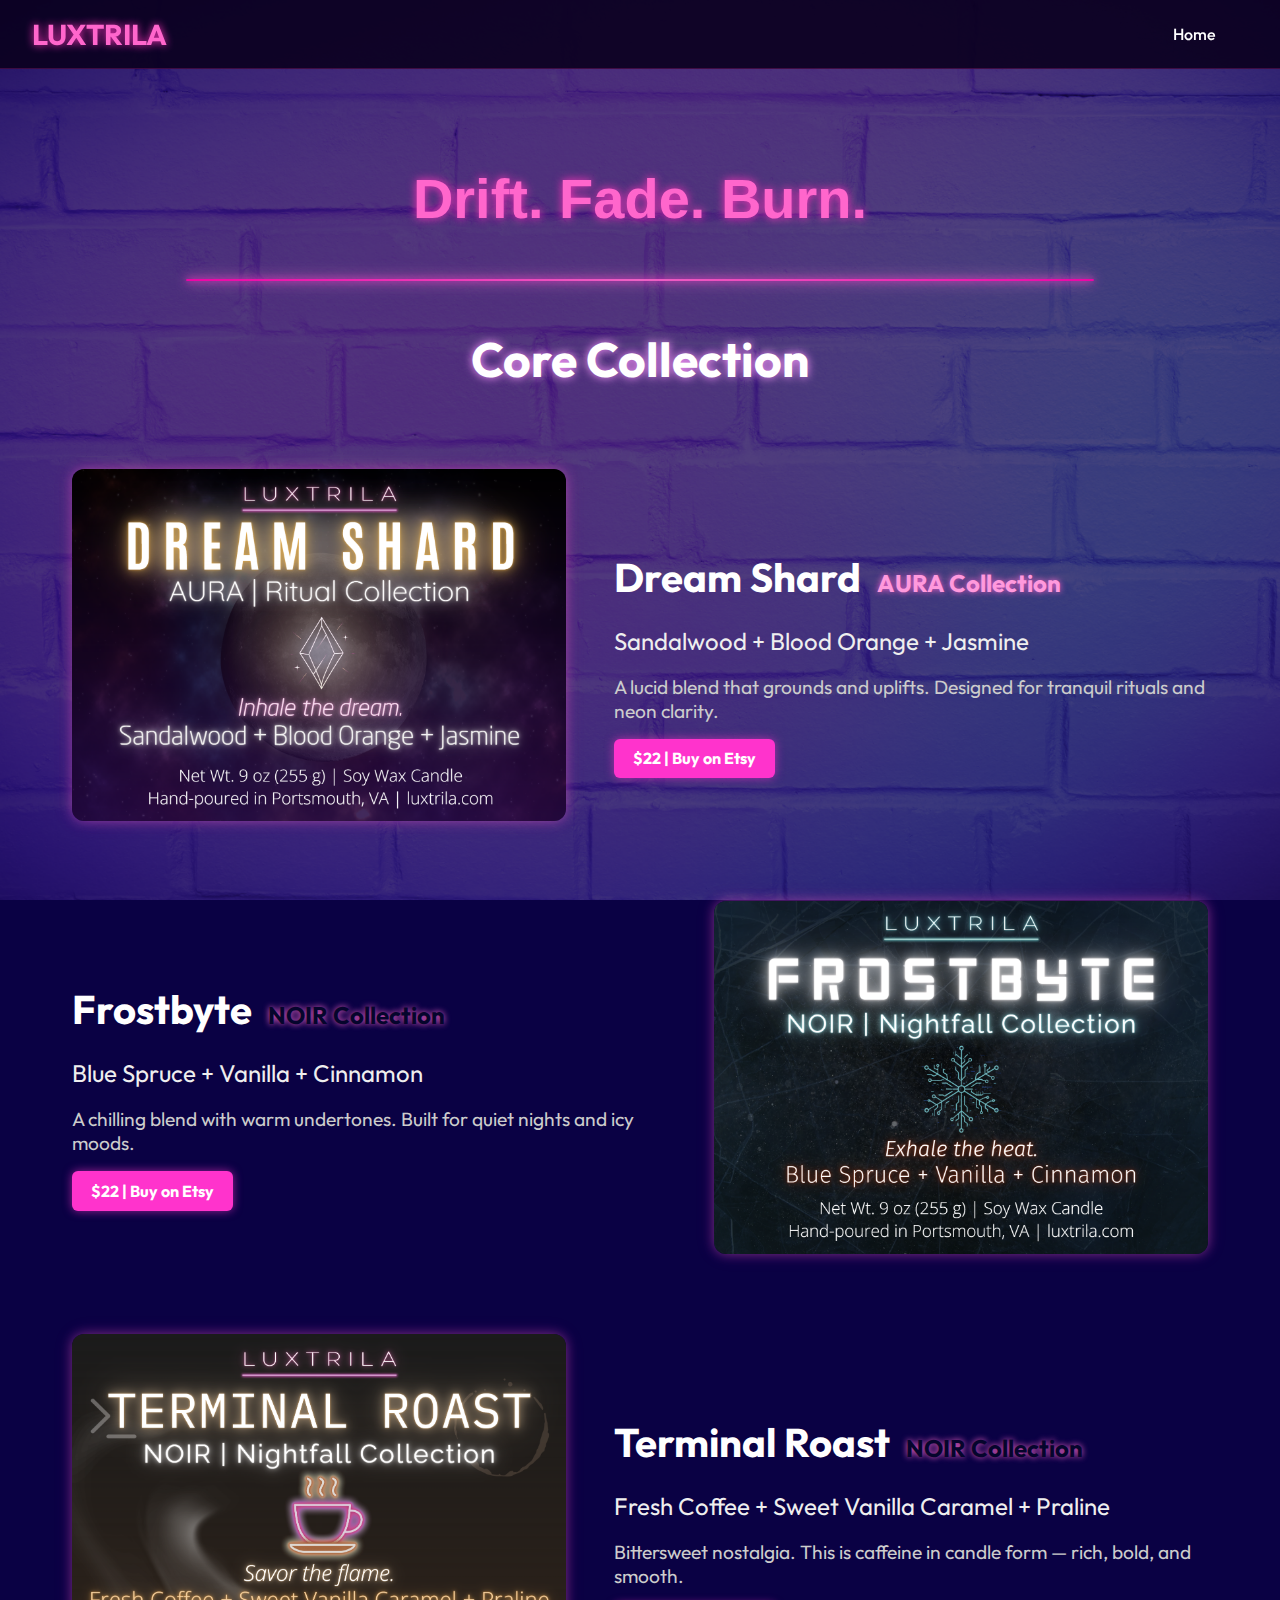
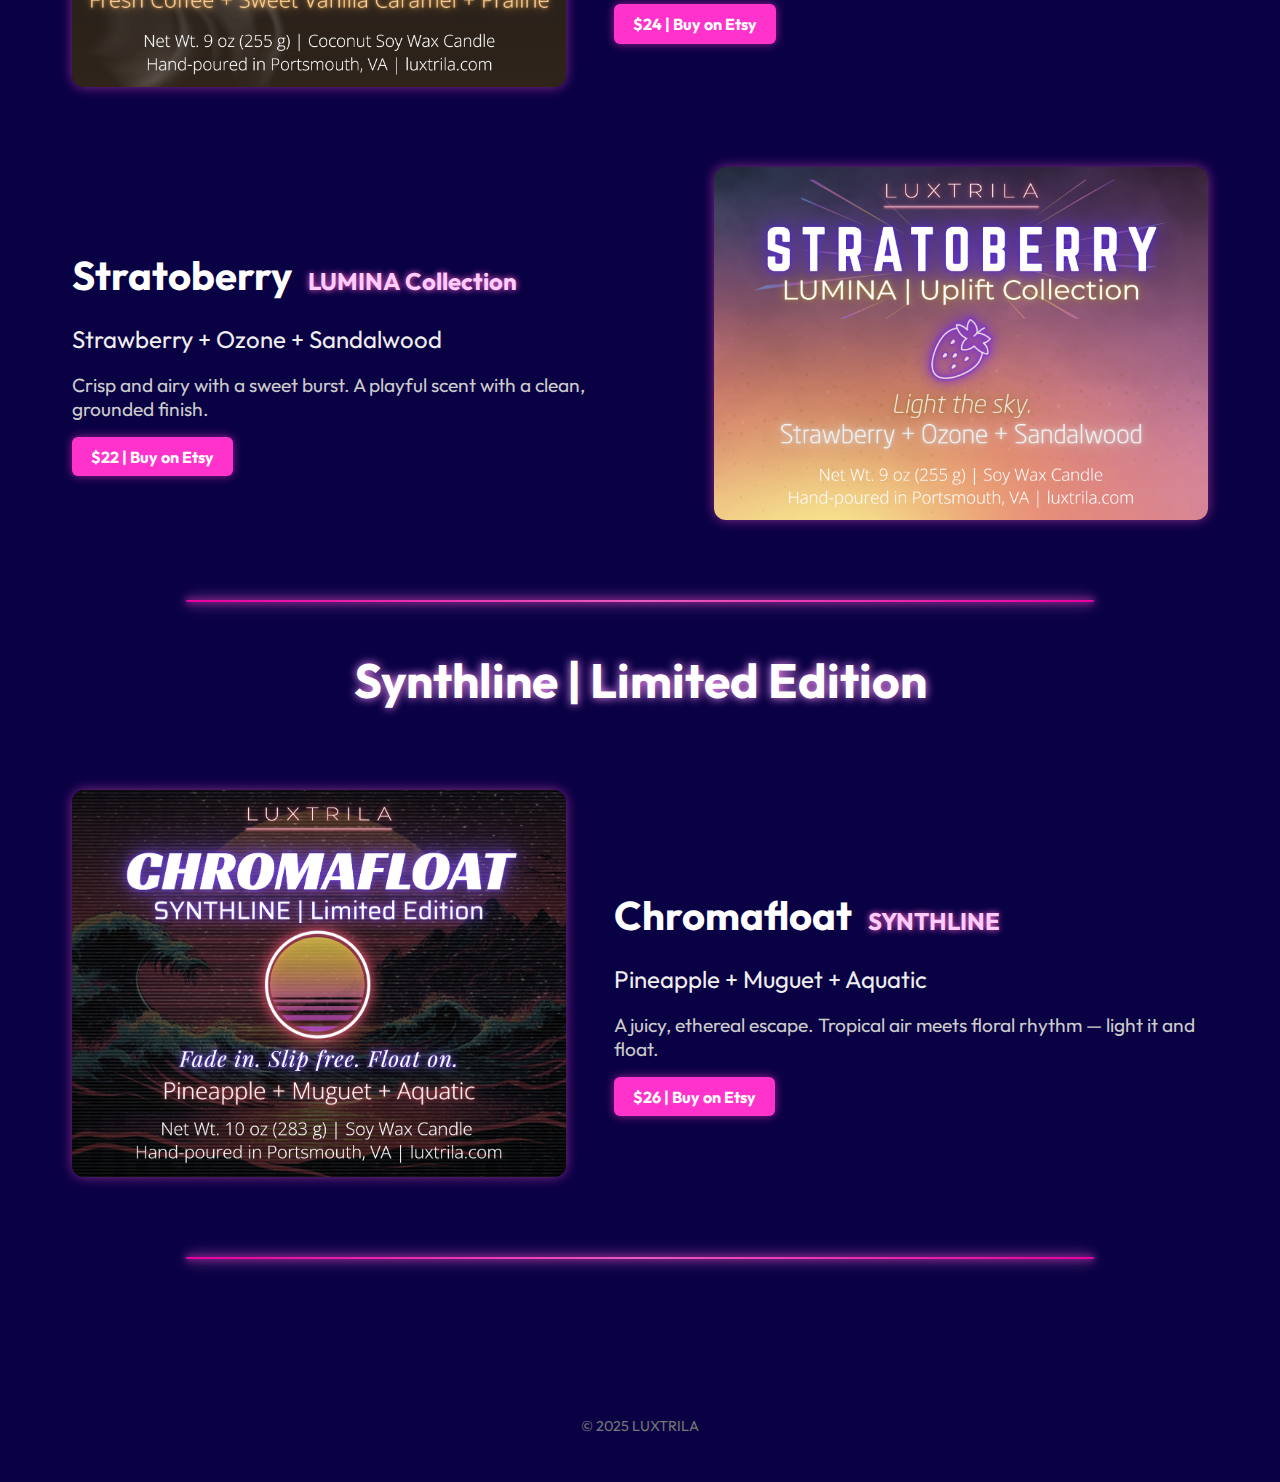
<file: shop/index.html>
<!DOCTYPE html>
<html lang="en">
<head>
  <meta charset="UTF-8" />
  <meta name="viewport" content="width=device-width, initial-scale=1.0"/>
  <title>LUXTRILA | Shop</title>
  <link rel="stylesheet" href="style.css" />
  <link href="https://fonts.googleapis.com/css2?family=Orbitron:wght@600&family=Syne:wght@600;700&display=swap" rel="stylesheet">
  <link href="https://fonts.googleapis.com/css2?family=Outfit:wght@400;600;700&display=swap" rel="stylesheet">
</head>
<body>
  <header class="nav">
    <div class="nav-logo">LUXTRILA</div>
    <nav class="nav-links">
      <a href="/">Home</a>
    </nav>
  </header>


  <main class="shop-content">
    <h1 class="shop-title">Drift. Fade. Burn.</h1>

    <!-- Core Collection -->
    <hr class="candle-rule">
    <section class="collection-section">
      <h2 class="section-title">Core Collection</h2>

      <!-- Dream Shard -->
      <div class="product-row">
        <div class="product-image">
          <img src="assets/dream-shard.png" alt="Dream Shard Candle">
        </div>
        <div class="product-info">
          <h3>Dream Shard <span class="line-tag aura">AURA Collection</span></h3>
          <p class="scent-notes">Sandalwood + Blood Orange + Jasmine</p>
          <p class="product-desc">A lucid blend that grounds and uplifts. Designed for tranquil rituals and neon clarity.</p>
          <a href="#" class="buy-button">$22 | Buy on Etsy</a>
        </div>
      </div>

      <!-- Frostbyte -->
      <div class="product-row reverse">
        <div class="product-image">
          <img src="assets/frostbyte.png" alt="Frostbyte Candle">
        </div>
        <div class="product-info">
          <h3>Frostbyte <span class="line-tag noir">NOIR Collection</span></h3>
          <p class="scent-notes">Blue Spruce + Vanilla + Cinnamon</p>
          <p class="product-desc">A chilling blend with warm undertones. Built for quiet nights and icy moods.</p>
          <a href="#" class="buy-button">$22 | Buy on Etsy</a>
        </div>
      </div>
       

      <!-- Terminal Roast -->
      <div class="product-row">
        <div class="product-image">
          <img src="assets/terminal-roast.png" alt="Terminal Roast Candle">
        </div>
        <div class="product-info">
          <h3>Terminal Roast <span class="line-tag noir">NOIR Collection</span></h3>
          <p class="scent-notes">Fresh Coffee + Sweet Vanilla Caramel + Praline</p>
          <p class="product-desc">Bittersweet nostalgia. This is caffeine in candle form — rich, bold, and smooth.</p>
          <a href="#" class="buy-button">$24 | Buy on Etsy</a>
        </div>
      </div>
      

      <!-- Stratoberry -->
      <div class="product-row reverse">
        <div class="product-image">
          <img src="assets/stratoberry.png" alt="Stratoberry Candle">
        </div>
        <div class="product-info">
          <h3>Stratoberry <span class="line-tag lumina">LUMINA Collection</span></h3>
          <p class="scent-notes">Strawberry + Ozone + Sandalwood</p>
          <p class="product-desc">Crisp and airy with a sweet burst. A playful scent with a clean, grounded finish.</p>
          <a href="#" class="buy-button">$22 | Buy on Etsy</a>
        </div>
      </div>
      <hr class="candle-rule">
    </section>

    <!-- Synthline -->
    <section class="collection-section">
      <h2 class="section-title synthline">Synthline | Limited Edition</h2>

      <!-- Chromafloat -->
      <div class="product-row">
        <div class="product-image">
          <img src="assets/chromafloat.png" alt="Chromafloat Candle">
        </div>
        <div class="product-info">
          <h3>Chromafloat <span class="line-tag synth">SYNTHLINE</span></h3>
          <p class="scent-notes">Pineapple + Muguet + Aquatic</p>
          <p class="product-desc">A juicy, ethereal escape. Tropical air meets floral rhythm — light it and float.</p>
          <a href="#" class="buy-button">$26 | Buy on Etsy</a>
        </div>
      </div>
      <hr class="candle-rule">
    </section>
  </main>

  <footer class="footer">
    <p>&copy; 2025 LUXTRILA</p>
  </footer>
</body>
</html>
</file>
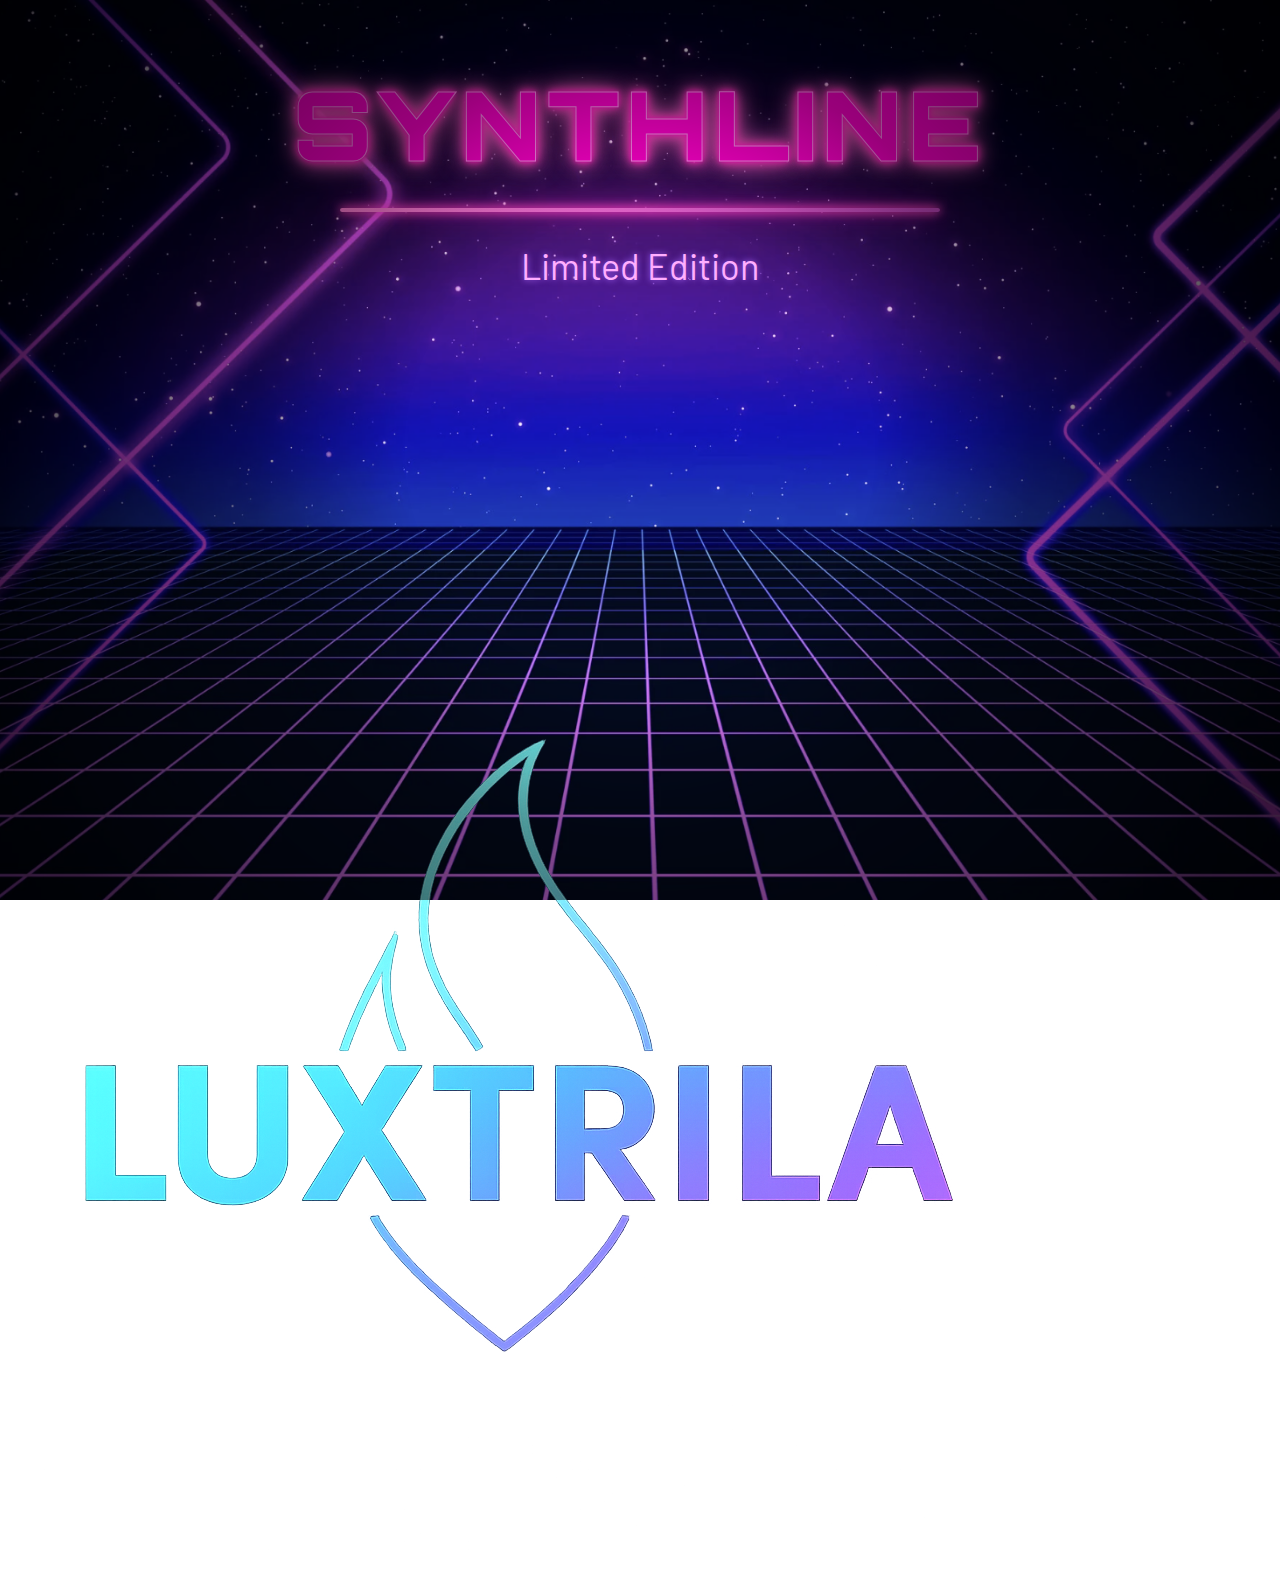
<file: synthline/index.html>
<!DOCTYPE html>
<html lang="en">
<head>
  <meta charset="UTF-8" />
  <meta name="viewport" content="width=device-width, initial-scale=1.0" />
  <title>Synthline | LUXTRILA</title>
  <link rel="stylesheet" href="style.css" />
  <link href="https://fonts.googleapis.com/css2?family=Orbitron:wght@500&family=Barlow:wght@300;400&display=swap" rel="stylesheet">
</head>
<body>
  <div class="background-dim"></div>

  <main class="synth-page">
    <header class="hero">
      <h1 class="title">SYNTHLINE</h1>
      <div class="glow-divider"></div>
      <p class="subtitle">Limited Edition</p>
    </header>

    <section class="carousel-wrapper">
      <div class="carousel" id="carousel"></div>
    </section>
  </main>

  <footer class="logo-footer">
    <img src="assets/luxtrila-logo.png" alt="LUXTRILA Logo" />
  </footer>

  <script src="script.js"></script>
</body>
</html>
</file>
<file: shop/style.css>
* {
  box-sizing: border-box;
}

body {
  margin: 0;
  background: #0a0144 url('assets/background2.png') no-repeat center center fixed;
  background-size: cover;
  font-family: 'Outfit', sans-serif;
}

.nav {
  display: flex;
  justify-content: space-between;
  align-items: center;
  background: rgba(10, 0, 30, 0.9);
  padding: 1rem 2rem;
  position: fixed;
  top: 0;
  width: 100%;
  z-index: 999;
  border-bottom: 1px solid #ff33bb33;
}

.nav-logo {
  font-size: 1.8rem;
  color: #ff66cc;
  font-weight: bold;
  text-shadow: 0 0 8px #ff33bb;
}

.nav-links a {
  text-decoration: none;
  color: #fff;
  font-size: 1rem;
  font-weight: 500;
  margin-right: 2rem;
  margin-left: 2rem;
}

.shop-content {
  padding: 8rem 2rem 4rem;
  max-width: 1200px;
  margin: auto;
}

.shop-title {
  font-family: 'Nothing You Could Do', sans-serif;
  text-align: center;
  font-size: 3.5rem;
  color: #ff66cc;
  text-shadow: 0 0 10px #ff33bb;
  margin-bottom: 3rem;
}

.section-title {
  font-size: 3rem;
  text-align: center;
  color: #fff;
  margin-bottom: 2rem;
  text-shadow: 0 0 10px #ff99ff;
}

.product-row {
  display: flex;
  justify-content: space-between;
  align-items: center;
  gap: 3rem;
  margin-top: 5rem;
  margin-bottom: 5rem;
  flex-wrap: wrap;
}

.product-row.reverse {
  flex-direction: row-reverse;
}

.product-image {
  flex: 1 1 300px;
  height: auto;
  background: none;
  border-radius: 12px;
  display: flex;
  justify-content: center;
  align-items: center;
  box-shadow: 0 0 20px #ff33cc22;
  padding: 0;
}

.product-image img {
  width: 100%;
  height: auto;
  border-radius: 12px;
  box-shadow: 0 0 12px #ff66cc66;
}

.product-info {
  flex: 1 1 400px;
}

.product-info h3 {
  font-size: 2.5rem;
  color: #FFFFFF;
  margin-bottom: 0.5rem;
}

.line-tag {
  font-size: 1.5rem;
  font-weight: bold;
  margin-left: 0.5rem;
  color: #ffccff;
  text-shadow: 0 0 6px #ff66cc;
}

.line-tag.aura { color: #ff99dd; }
.line-tag.noir { color: #05052c; }

.scent-notes {
  font-size: 1.5rem;
  color: #eee;
  margin-bottom: 0.5rem;
}

.product-desc {
  font-size: 1.2rem;
  color: #ccc;
  margin-bottom: 1rem;
}

.buy-button {
  display: inline-block;
  background: #ff33cc;
  color: white;
  padding: 0.6rem 1.2rem;
  border-radius: 6px;
  text-decoration: none;
  font-weight: bold;
  box-shadow: 0 0 10px #ff33cc99;
  transition: all 0.3s ease;
}

.buy-button:hover {
  background: #ff66cc;
  box-shadow: 0 0 20px #ff33cccc;
  transform: scale(1.2);
}

.candle-rule {
  height: 2px;
  border: none;
  width: 80%;
  margin: 2rem auto 3rem;
  background: linear-gradient(to right, #ff00aa, #ff66cc, #ff00aa);
  box-shadow:
    0 0 6px #ff33cc,
    0 0 12px #ff66cc,
    0 0 20px #ff99dd;
  opacity: 0.9;
  border-radius: 2px;
}

.footer {
  text-align: center;
  font-size: 0.9rem;
  color: #777;
  padding: 2rem;
}


/* Mobile Settings */
.menu-toggle {
  display: none;
  font-size: 2rem;
  cursor: pointer;
  color: white;
}

@media (max-width: 768px) {
  .menu-toggle {
    display: block;
  }

  .shop-title {
    font-size: 2.2rem;
    margin-bottom: 2rem;
  }

  .section-title {
    font-size: 1.8rem;
    margin-bottom: 1.5rem;
  }

  .product-row {
    flex-direction: column !important;
    align-items: center;
    gap: 0;
    margin: 0;
  }

  .product-image {
    margin: 1rem;
    padding: 0;
    box-shadow: none;
    max-width: 280px;
  }

  .product-image img {
    margin: 0;
    padding: 0;
    width: 100%;
    max-width: 100%;
    border-radius: 10px;
  }

  .product-info {
    text-align: center;
    margin-bottom: -8rem;
    padding: 0;
  }

  .product-info h3 {
    font-size: 1.8rem;
    margin: 0;
  }

  .line-tag {
    font-size: 1.1rem;
  }

  .scent-notes {
    font-size: 1.2rem;
  }

  .product-desc {
    font-size: 1rem;
  }

  .buy-button {
    font-size: 1rem;
    padding: 0.5rem 1rem;
    transform: none !important;
  }

  .candle-rule {
    width: 90%;
    margin: 0 auto;
  }

  .nav {
    flex-direction: row;
    align-items: center;
    justify-content: space-between;
    padding: 1rem 1.5rem;
    text-align: left;
  }

  .nav-logo {
    font-size: 1.6rem;
    margin-bottom: 0.5rem;
  }

  .nav-links {
    display: none;
    flex-direction: column;
    gap: 1rem;
    position: absolute;
    top: 100%;
    right: 1rem;
    background: rgba(10, 0, 25, 0.95);
    padding: 1rem 2rem;
    border-radius: 12px;
    box-shadow: 0 0 15px #ff33bb;
    z-index: 999;
  }

  .nav-links.active {
    display: flex;
  }
}
</file>
<file: synthline/style.css>
/* Base Styles */
* {
  margin: 0;
  padding: 0;
  box-sizing: border-box;
}

body, html {
  font-family: 'Barlow', sans-serif;
  background: url(assets/synthwave-bg.png) no-repeat center center fixed;
  background-size: cover;
  color: black;
  overflow-x: hidden;
}

.background-dim {
  position: fixed;
  top: 0;
  left: 0;
  width: 100vw;
  height: 100vh;
  background: radial-gradient(
    circle at center,
    rgba(0, 0, 0, 0) 30%,
    rgba(0, 0, 0, 0.4) 50%,
    rgba(0, 0, 0, 0.75) 90%
  );
  z-index: 0;
  pointer-events: none;
}

/* Header */
.hero {
  text-align: center;
  padding: 4rem 1rem 2rem;
}

.title {
  font-family: 'Orbitron', sans-serif;
  font-size: clamp(5rem, 8vw, 6rem);
  font-weight: 900;
  color: #ff00cc;
  letter-spacing: 6px;
  text-transform: uppercase;
  -webkit-text-stroke: 1px #ff87eb;

  text-shadow:
    0 0 4px #ff00cc,
    0 0 8px #ff33bb,
    0 0 12px #ff33bb,
    0 0 20px #ff66cc,
    0 0 30px #ff66cc;
}

.glow-divider {
  width: 600px;
  height: 4px;
  margin: 1.5rem auto;
  border-radius: 2px;
  background: linear-gradient(90deg, #ff7ed4, #730b9c, #fab1f4);
  background-size: 400%;
  box-shadow:
    0 0 8px #ff33bb,
    0 0 12px #ff66cc,
    0 0 24px #ff00cc;
}

.subtitle {
  font-size: 2.25rem;
  color: #ffaeff;
  text-shadow: 0 0 6px #aa66ff;
  margin-top: 2rem;
}

/* Carousel Layout */
.carousel-wrapper {
  display: flex;
  align-items: center;
  justify-content: center;
  gap: 2rem;
  margin: 3rem auto;
  padding: 2rem;
  width: 100%;
  flex-wrap: wrap;
}

.arrow {
  font-size: 2.5rem;
  background: none;
  border: none;
  color: #ff66cc;
  text-shadow: 0 0 10px #ff33bb;
  cursor: pointer;
  transition: transform 0.2s ease;
}

.arrow:hover {
  transform: scale(1.5);
}

.carousel {
  display: flex;
  width: 100%;
  max-width: 900px;
  overflow-x: hidden;
  position: relative;
  justify-content: center;
  align-items: center;
  padding: 2rem 2rem;
}

.carousel-slide {
  min-width: 100%;
  transition: transform 0.6s ease;
  display: flex;
  justify-content: center;
  align-items: center;
}

.candle {
  text-align: center;
  transition: transform 0.4s ease;
  opacity: 0.5;
  transform: scale(0.8);
}

.candle.center {
  transform: scale(1.15);
  opacity: 1;
  animation: pulseCenter 0.7s ease;
}

.candle-img {
  height: 200px;
  width: 200px;
  background-color: #1a002f;
  color: #ff99ff;
  font-family: 'Orbitron', sans-serif;
  font-size: 2rem;
  border-radius: 10px;
  display: flex;
  align-items: center;
  justify-content: center;
  text-shadow: 0 0 8px #ff33cc;
  margin-bottom: 1rem;
}

.candle.center .candle-img:hover {
  box-shadow:
    0 0 8px #aa00ff,
    0 0 12px #ff33cc,
    0 0 24px #ff66cc;
  transition: box-shadow 0.5s ease;
}

.candle p {
  display: none;
  font-size: 0.1.25rem;
  color: #f0caff;
  text-shadow: 0 0 4px #aa66ff;
  line-height: 1.4;
  padding: 0.75rem 1rem;
  margin-top: 0.5rem;
  border-radius: 10px;
  background: rgba(10, 0, 25, 0.65);
  backdrop-filter: blur(5px);

  /* Outer glow */
  box-shadow:
    0 0 3px #aa00ff,
    0 0 5px #ff33cc,
    0 0 12px #ff66cc,
    inset 0 0 12px #22003344;
}

/* Responsive */
@media (max-width: 768px) {
  .carousel {
    width: 90%;
  }

  .title {
    font-size: 2.5rem;
  }

  .candle-img {
    width: 160px;
    height: 160px;
  }
}

@media (min-width: 1200px) {
  .candle-img {
    width: 250px;
    height: 250px;
    font-size: 1.1rem;
  }

  .arrow {
    font-size: 3rem;
  }
}

/* Default: hide all descriptions */
.candle p {
  display: none;
}

/* Only show for the center candle */
.candle.center p {
  display: block;
}

/* Carousel rotation animation */
.carousel-slide {
  display: flex;
  justify-content: center;
  align-items: center;
  transition: transform 0.8s ease-in-out;
  transform-style: preserve-3d;
  perspective: 1000px;
}

.carousel.rotate-left {
  animation: rotateLeft 0.8s ease-in-out;
}

.carousel.rotate-right {
  animation: rotateRight 0.8s ease-in-out;
}

@keyframes pulseCenter {
  0% {
    transform: scale(1) rotateY(0deg);
    opacity: 0.5;
  }
  100% {
    transform: scale(1.15) rotateY(0deg);
    opacity: 1;
  }
}
</file>
